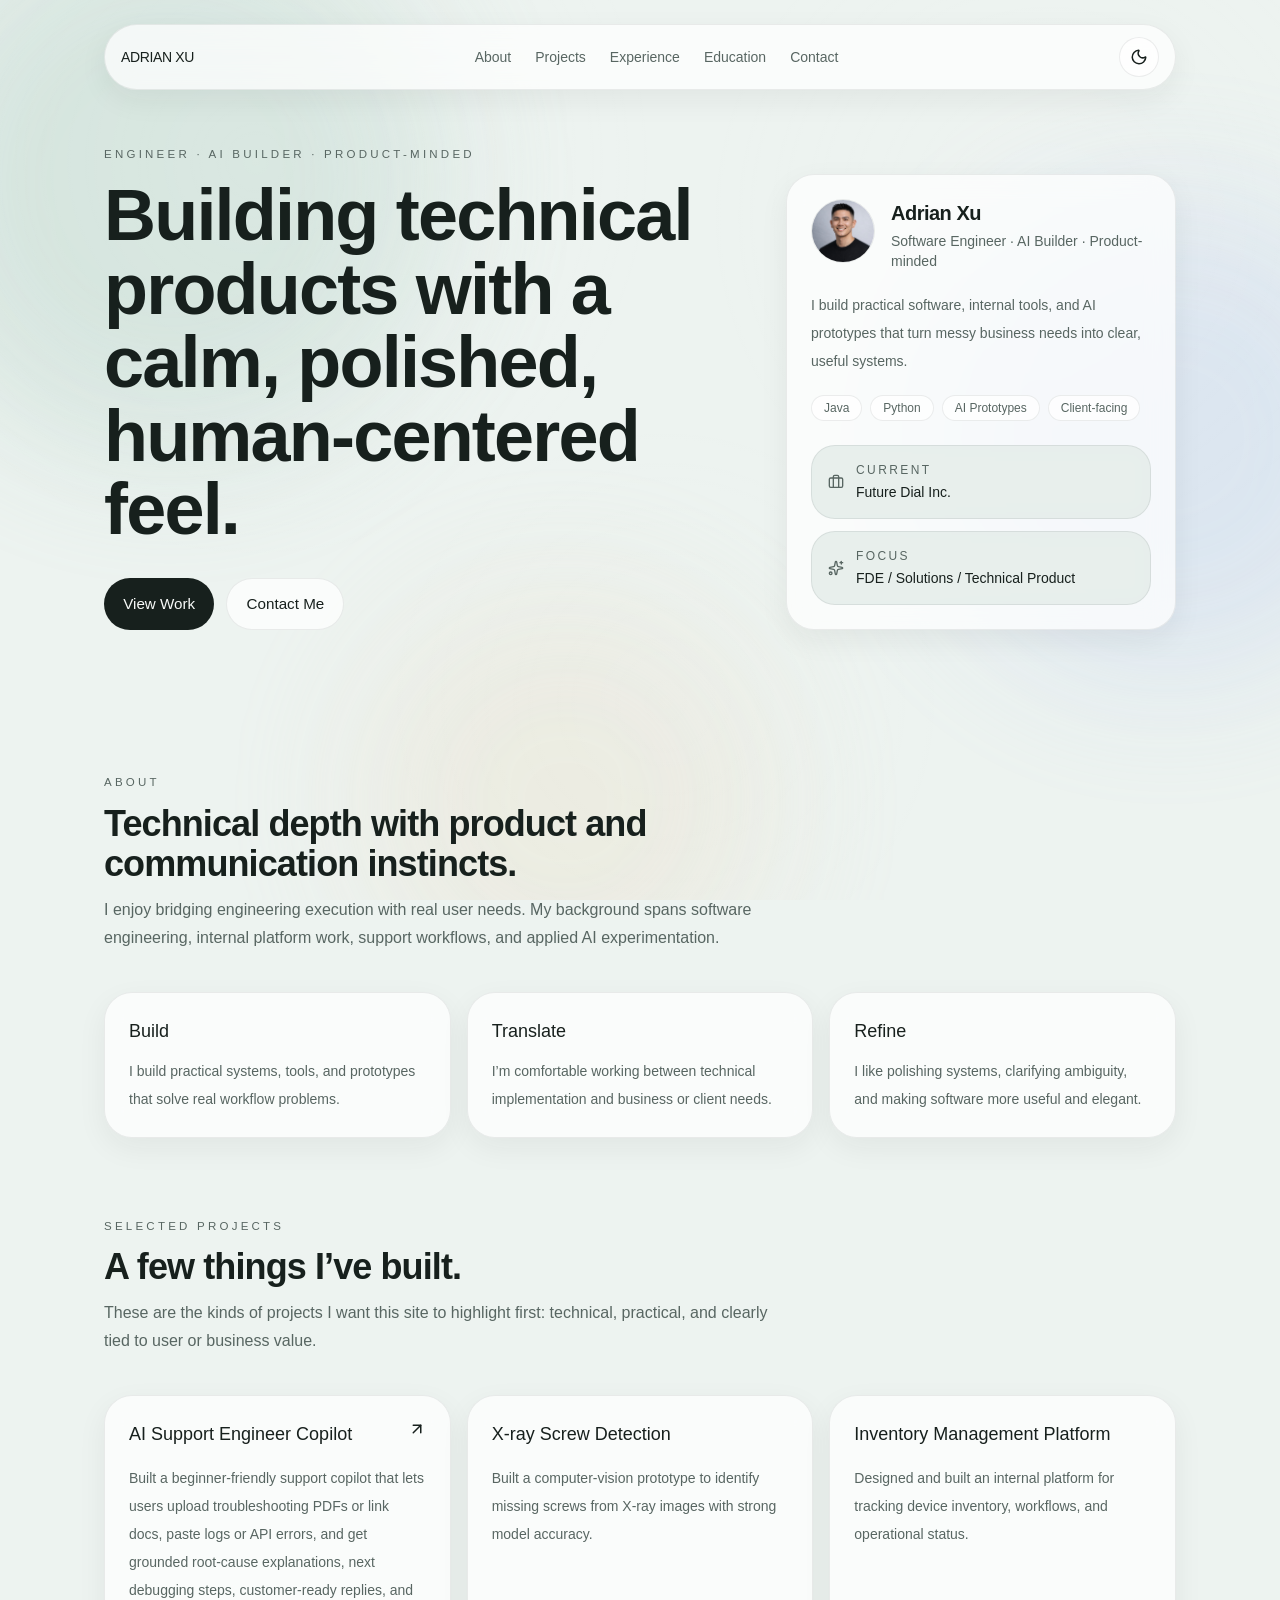
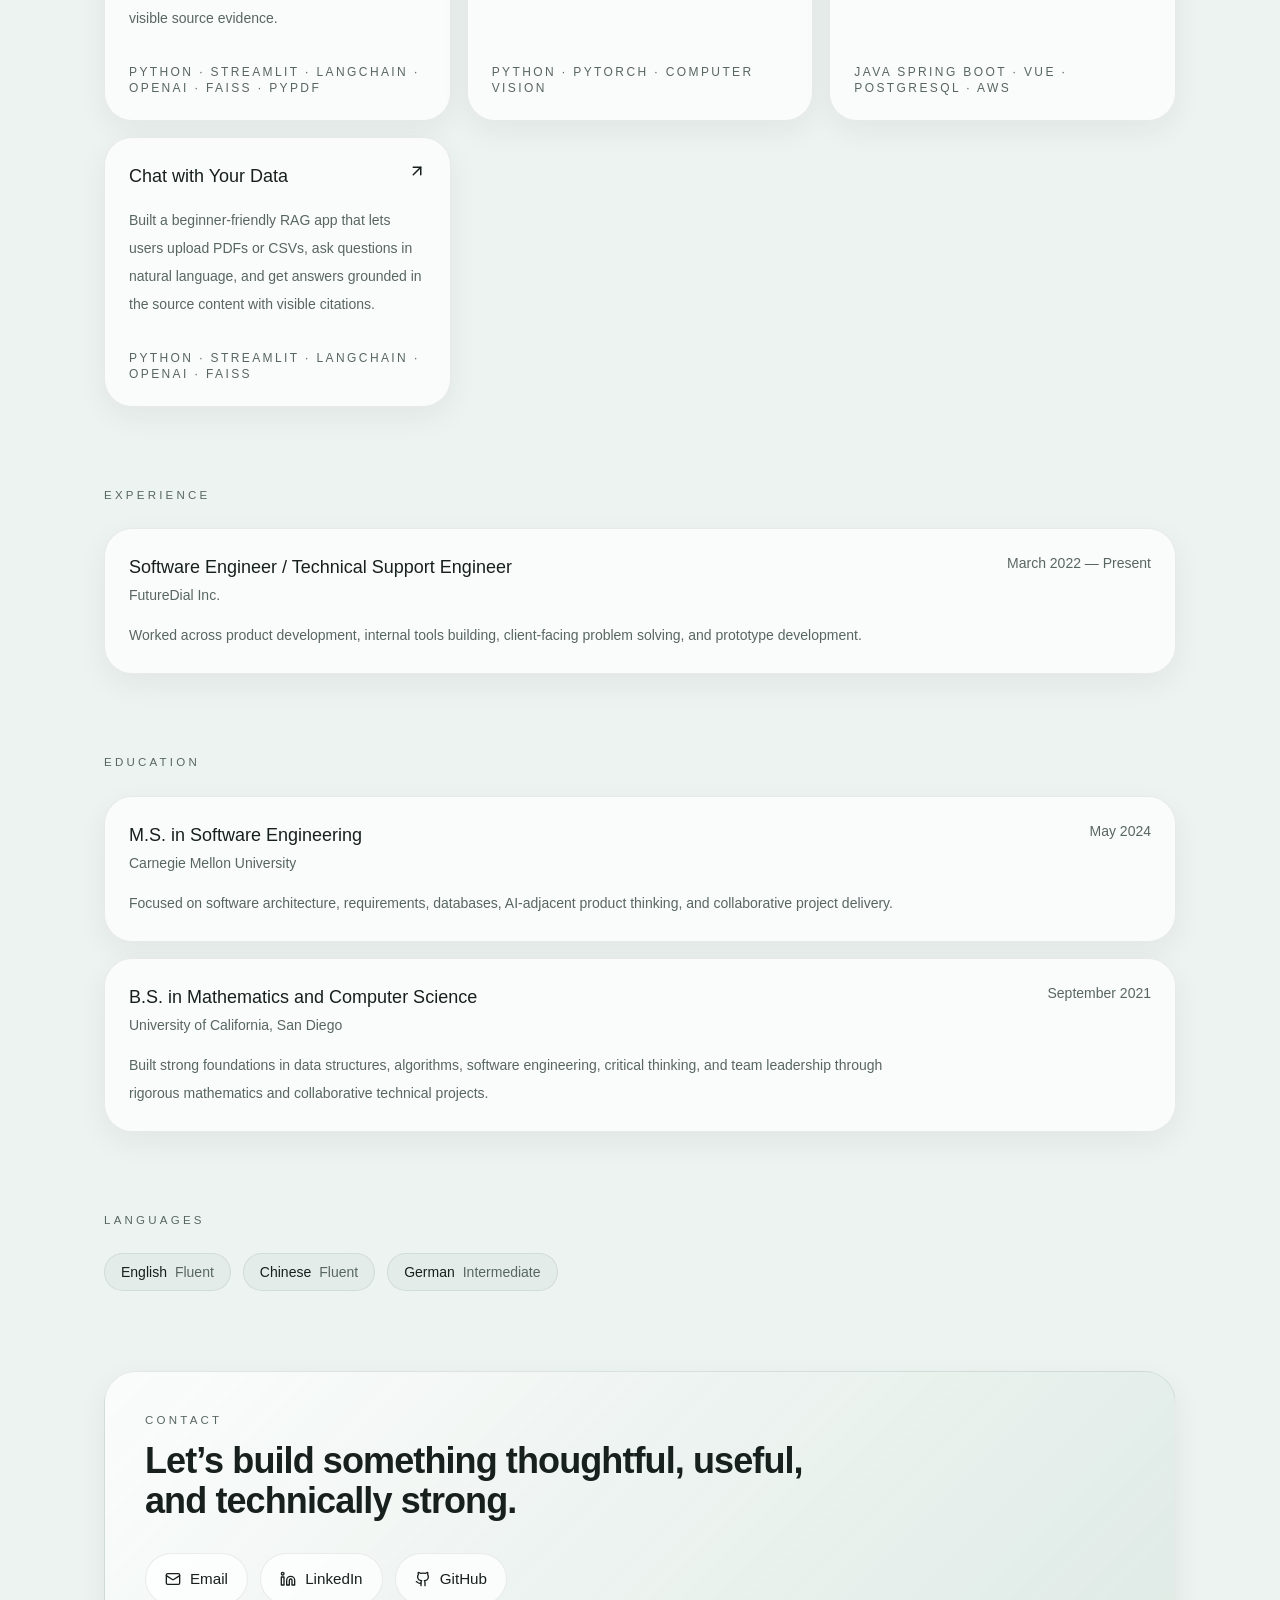
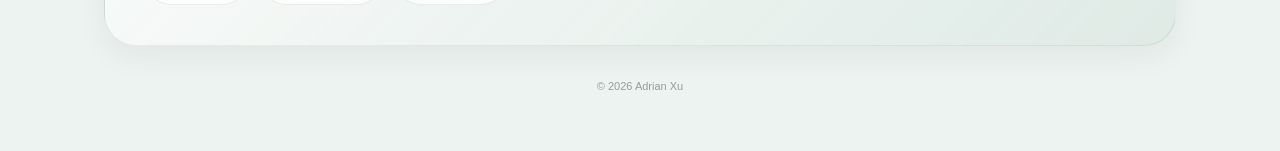
<file: index.html>
<!DOCTYPE html><!--ez9AmGMKH0XrGgcOTlpOF--><html lang="en"><head><meta charSet="utf-8"/><meta name="viewport" content="width=device-width, initial-scale=1"/><link rel="preload" href="/profile.jpg" as="image"/><link rel="stylesheet" href="/_next/static/chunks/d1b5e35b6089a636.css" data-precedence="next"/><link rel="preload" as="script" fetchPriority="low" href="/_next/static/chunks/c78d8f6021f37959.js"/><script src="/_next/static/chunks/413303aaba8c3dac.js" async=""></script><script src="/_next/static/chunks/46c2d98ccca0bd1e.js" async=""></script><script src="/_next/static/chunks/turbopack-321d765ae6ebad5e.js" async=""></script><script src="/_next/static/chunks/9b9134de57f72881.js" async=""></script><script src="/_next/static/chunks/49d9c2bca2339962.js" async=""></script><script src="/_next/static/chunks/98d6e26b14b3f97f.js" async=""></script><link rel="preload" href="https://www.googletagmanager.com/gtag/js?id=G-9DY57DDENJ" as="script"/><title>Adrian Xu</title><meta name="description" content="Personal portfolio website for Adrian Xu"/><link rel="icon" href="/favicon.ico?favicon.0b3bf435.ico" sizes="256x256" type="image/x-icon"/><script src="/_next/static/chunks/a6dad97d9634a72d.js" noModule=""></script></head><body><div hidden=""><!--$--><!--/$--></div><div class="site-background"><div class="bg-orb bg-orb-1"></div><div class="bg-orb bg-orb-2"></div><div class="bg-orb bg-orb-3"></div></div><script>((a,b,c,d,e,f,g,h)=>{let i=document.documentElement,j=["light","dark"];function k(b){var c;(Array.isArray(a)?a:[a]).forEach(a=>{let c="class"===a,d=c&&f?e.map(a=>f[a]||a):e;c?(i.classList.remove(...d),i.classList.add(f&&f[b]?f[b]:b)):i.setAttribute(a,b)}),c=b,h&&j.includes(c)&&(i.style.colorScheme=c)}if(d)k(d);else try{let a=localStorage.getItem(b)||c,d=g&&"system"===a?window.matchMedia("(prefers-color-scheme: dark)").matches?"dark":"light":a;k(d)}catch(a){}})("class","theme","system",null,["light","dark"],null,true,true)</script><main class="min-h-screen text-[var(--foreground)]"><div class="mx-auto max-w-[720px] px-6 pb-10 pt-4 sm:max-w-6xl sm:px-8 sm:pt-6 lg:px-10"><header class="sticky top-3 z-50 mb-6"><div class="glass-panel flex items-center justify-between rounded-full px-4 py-2.5 sm:px-4 sm:py-3"><div class="text-xs font-medium tracking-[0.14em] sm:text-sm sm:tracking-tight">ADRIAN XU</div><nav class="hidden items-center gap-6 text-sm text-[var(--muted-foreground)] md:flex"><a href="#about" class="hover:text-[var(--foreground)] transition">About</a><a href="#projects" class="hover:text-[var(--foreground)] transition">Projects</a><a href="#experience" class="hover:text-[var(--foreground)] transition">Experience</a><a href="#education" class="hover:text-[var(--foreground)] transition">Education</a><a href="#contact" class="hover:text-[var(--foreground)] transition">Contact</a></nav><button class="inline-flex h-10 w-10 items-center justify-center rounded-full border border-[var(--border)] bg-[var(--card)]" aria-label="Toggle theme"></button></div></header><section class="grid gap-6 pb-14 pt-2 sm:gap-8 sm:pb-20 sm:pt-8 lg:grid-cols-[1.25fr_0.75fr] lg:items-end"><div class="space-y-8"><div class="space-y-4"><p class="section-eyebrow">Engineer · AI Builder · Product-minded</p><h1 class="max-w-4xl text-[32px] font-semibold leading-tight tracking-tight sm:text-6xl lg:text-7xl lg:leading-[1.02]">Building technical products with a calm, polished, human-centered feel.</h1></div><div class="flex flex-col gap-3 sm:flex-row sm:flex-wrap"><a href="#projects" class="primary-button">View Work</a><a href="#contact" class="secondary-button">Contact Me</a></div></div><div class="grid gap-4"><div class="card overflow-hidden p-6"><div class="flex items-start gap-4"><div class="h-16 w-16 shrink-0 overflow-hidden rounded-full border border-[var(--border)]"><img src="/profile.jpg" alt="Adrian Xu" class="h-full w-full object-cover"/></div><div class="min-w-0"><p class="text-xl font-semibold tracking-tight">Adrian Xu</p><p class="mt-1 text-sm text-[var(--muted-foreground)]">Software Engineer · AI Builder · Product-minded</p></div></div><p class="mt-5 text-sm leading-7 text-[var(--muted-foreground)]">I build practical software, internal tools, and AI prototypes that turn messy business needs into clear, useful systems.</p><div class="mt-5 flex flex-wrap gap-2"><span class="rounded-full border border-[var(--border)] bg-[var(--card)] px-3 py-1 text-xs text-[var(--muted-foreground)]">Java</span><span class="rounded-full border border-[var(--border)] bg-[var(--card)] px-3 py-1 text-xs text-[var(--muted-foreground)]">Python</span><span class="rounded-full border border-[var(--border)] bg-[var(--card)] px-3 py-1 text-xs text-[var(--muted-foreground)]">AI Prototypes</span><span class="rounded-full border border-[var(--border)] bg-[var(--card)] px-3 py-1 text-xs text-[var(--muted-foreground)]">Client-facing</span></div><div class="mt-6 grid gap-3 sm:grid-cols-2 lg:grid-cols-1"><div class="soft-panel flex items-center gap-3 p-4"><svg xmlns="http://www.w3.org/2000/svg" width="16" height="16" viewBox="0 0 24 24" fill="none" stroke="currentColor" stroke-width="2" stroke-linecap="round" stroke-linejoin="round" class="lucide lucide-briefcase text-[var(--muted-foreground)]" aria-hidden="true"><path d="M16 20V4a2 2 0 0 0-2-2h-4a2 2 0 0 0-2 2v16"></path><rect width="20" height="14" x="2" y="6" rx="2"></rect></svg><div><p class="text-xs uppercase tracking-[0.2em] text-[var(--muted-foreground)]">Current</p><p class="mt-1 text-sm">Future Dial Inc.</p></div></div><div class="soft-panel flex items-center gap-3 p-4"><svg xmlns="http://www.w3.org/2000/svg" width="16" height="16" viewBox="0 0 24 24" fill="none" stroke="currentColor" stroke-width="2" stroke-linecap="round" stroke-linejoin="round" class="lucide lucide-sparkles text-[var(--muted-foreground)]" aria-hidden="true"><path d="M11.017 2.814a1 1 0 0 1 1.966 0l1.051 5.558a2 2 0 0 0 1.594 1.594l5.558 1.051a1 1 0 0 1 0 1.966l-5.558 1.051a2 2 0 0 0-1.594 1.594l-1.051 5.558a1 1 0 0 1-1.966 0l-1.051-5.558a2 2 0 0 0-1.594-1.594l-5.558-1.051a1 1 0 0 1 0-1.966l5.558-1.051a2 2 0 0 0 1.594-1.594z"></path><path d="M20 2v4"></path><path d="M22 4h-4"></path><circle cx="4" cy="20" r="2"></circle></svg><div><p class="text-xs uppercase tracking-[0.2em] text-[var(--muted-foreground)]">Focus</p><p class="mt-1 text-sm">FDE / Solutions / Technical Product</p></div></div></div></div></div></section><section id="about" class="section-block"><div class="max-w-2xl space-y-3"><p class="section-eyebrow">About</p><h2 class="text-3xl font-semibold tracking-tight sm:text-4xl">Technical depth with product and communication instincts.</h2><p class="text-base leading-7 text-[var(--muted-foreground)]">I enjoy bridging engineering execution with real user needs. My background spans software engineering, internal platform work, support workflows, and applied AI experimentation.</p></div><div class="mt-10 grid gap-4 md:grid-cols-3"><div class="card p-6"><h3 class="text-lg font-medium">Build</h3><p class="mt-3 text-sm leading-7 text-[var(--muted-foreground)]">I build practical systems, tools, and prototypes that solve real workflow problems.</p></div><div class="card p-6"><h3 class="text-lg font-medium">Translate</h3><p class="mt-3 text-sm leading-7 text-[var(--muted-foreground)]">I’m comfortable working between technical implementation and business or client needs.</p></div><div class="card p-6"><h3 class="text-lg font-medium">Refine</h3><p class="mt-3 text-sm leading-7 text-[var(--muted-foreground)]">I like polishing systems, clarifying ambiguity, and making software more useful and elegant.</p></div></div></section><section id="projects" class="section-block"><div class="max-w-2xl space-y-3"><p class="section-eyebrow">Selected Projects</p><h2 class="text-3xl font-semibold tracking-tight sm:text-4xl">A few things I’ve built.</h2><p class="text-base leading-7 text-[var(--muted-foreground)]">These are the kinds of projects I want this site to highlight first: technical, practical, and clearly tied to user or business value.</p></div><div class="mt-10 grid gap-4 md:grid-cols-3"><div class="card group flex min-h-[220px] flex-col justify-between p-5 sm:min-h-[260px] sm:p-6"><div><div class="flex items-start justify-between gap-4"><h3 class="text-lg font-medium">AI Support Engineer Copilot</h3><a href="https://ai-support-engineer-copilot-lewn886ddwu8aqhe3p5hcd.streamlit.app/" target="_blank" rel="noopener noreferrer" data-analytics-event="project_click" data-analytics-label="AI Support Engineer Copilot" data-analytics-type="project" class="shrink-0 transition-transform group-hover:-translate-y-0.5 group-hover:translate-x-0.5"><svg xmlns="http://www.w3.org/2000/svg" width="18" height="18" viewBox="0 0 24 24" fill="none" stroke="currentColor" stroke-width="2" stroke-linecap="round" stroke-linejoin="round" class="lucide lucide-arrow-up-right" aria-hidden="true"><path d="M7 7h10v10"></path><path d="M7 17 17 7"></path></svg></a></div><p class="mt-4 text-sm leading-7 text-[var(--muted-foreground)]">Built a beginner-friendly support copilot that lets users upload troubleshooting PDFs or link docs, paste logs or API errors, and get grounded root-cause explanations, next debugging steps, customer-ready replies, and visible source evidence.</p></div><p class="mt-8 text-xs uppercase tracking-[0.2em] text-[var(--muted-foreground)]">Python · Streamlit · LangChain · OpenAI · FAISS · PyPDF</p></div><div class="card group flex min-h-[220px] flex-col justify-between p-5 sm:min-h-[260px] sm:p-6"><div><div class="flex items-start justify-between gap-4"><h3 class="text-lg font-medium">X-ray Screw Detection</h3></div><p class="mt-4 text-sm leading-7 text-[var(--muted-foreground)]">Built a computer-vision prototype to identify missing screws from X-ray images with strong model accuracy.</p></div><p class="mt-8 text-xs uppercase tracking-[0.2em] text-[var(--muted-foreground)]">Python · PyTorch · Computer Vision</p></div><div class="card group flex min-h-[220px] flex-col justify-between p-5 sm:min-h-[260px] sm:p-6"><div><div class="flex items-start justify-between gap-4"><h3 class="text-lg font-medium">Inventory Management Platform</h3></div><p class="mt-4 text-sm leading-7 text-[var(--muted-foreground)]">Designed and built an internal platform for tracking device inventory, workflows, and operational status.</p></div><p class="mt-8 text-xs uppercase tracking-[0.2em] text-[var(--muted-foreground)]">Java Spring Boot · Vue · PostgreSQL · AWS</p></div><div class="card group flex min-h-[220px] flex-col justify-between p-5 sm:min-h-[260px] sm:p-6"><div><div class="flex items-start justify-between gap-4"><h3 class="text-lg font-medium">Chat with Your Data</h3><a href="https://read-your-data-guckkephcvye8spd7udydh.streamlit.app/" target="_blank" rel="noopener noreferrer" data-analytics-event="project_click" data-analytics-label="Chat with Your Data" data-analytics-type="project" class="shrink-0 transition-transform group-hover:-translate-y-0.5 group-hover:translate-x-0.5"><svg xmlns="http://www.w3.org/2000/svg" width="18" height="18" viewBox="0 0 24 24" fill="none" stroke="currentColor" stroke-width="2" stroke-linecap="round" stroke-linejoin="round" class="lucide lucide-arrow-up-right" aria-hidden="true"><path d="M7 7h10v10"></path><path d="M7 17 17 7"></path></svg></a></div><p class="mt-4 text-sm leading-7 text-[var(--muted-foreground)]">Built a beginner-friendly RAG app that lets users upload PDFs or CSVs, ask questions in natural language, and get answers grounded in the source content with visible citations.</p></div><p class="mt-8 text-xs uppercase tracking-[0.2em] text-[var(--muted-foreground)]">Python · Streamlit · LangChain · OpenAI · FAISS</p></div></div></section><section id="experience" class="section-block"><div class="max-w-2xl space-y-3"><p class="section-eyebrow">Experience</p></div><div class="mt-6 space-y-4"><div class="card p-6"><div class="flex flex-col gap-3 md:flex-row md:items-start md:justify-between"><div><h3 class="text-lg font-medium">Software Engineer / Technical Support Engineer</h3><p class="mt-1 text-sm text-[var(--muted-foreground)]">FutureDial Inc.</p></div><p class="text-sm text-[var(--muted-foreground)]">March 2022 — Present</p></div><p class="mt-4 max-w-3xl text-sm leading-7 text-[var(--muted-foreground)]">Worked across product development, internal tools building, client-facing problem solving, and prototype development.</p></div></div></section><section id="education" class="section-block"><div class="max-w-2xl space-y-3"><p class="section-eyebrow">Education</p></div><div class="mt-6 space-y-4"><div class="card p-6"><div class="flex flex-col gap-3 md:flex-row md:items-start md:justify-between"><div><h3 class="text-lg font-medium">M.S. in Software Engineering</h3><p class="mt-1 text-sm text-[var(--muted-foreground)]">Carnegie Mellon University</p></div><p class="text-sm text-[var(--muted-foreground)]">May 2024</p></div><p class="mt-4 max-w-3xl text-sm leading-7 text-[var(--muted-foreground)]">Focused on software architecture, requirements, databases, AI-adjacent product thinking, and collaborative project delivery.</p></div><div class="card p-6"><div class="flex flex-col gap-3 md:flex-row md:items-start md:justify-between"><div><h3 class="text-lg font-medium">B.S. in Mathematics and Computer Science</h3><p class="mt-1 text-sm text-[var(--muted-foreground)]">University of California, San Diego</p></div><p class="text-sm text-[var(--muted-foreground)]">September 2021</p></div><p class="mt-4 max-w-3xl text-sm leading-7 text-[var(--muted-foreground)]">Built strong foundations in data structures, algorithms, software engineering, critical thinking, and team leadership through rigorous mathematics and collaborative technical projects.</p></div></div></section><section id="languages" class="section-block"><div class="max-w-2xl space-y-3"><p class="section-eyebrow">Languages</p><h2 class="text-3xl font-semibold tracking-tight sm:text-4xl"></h2><p class="text-base leading-7 text-[var(--muted-foreground)]"></p></div><div class="mt-6 flex flex-wrap gap-3"><div class="soft-panel flex items-center gap-2 px-4 py-2 text-sm"><span class="font-medium">English</span><span class="text-[var(--muted-foreground)]">Fluent</span></div><div class="soft-panel flex items-center gap-2 px-4 py-2 text-sm"><span class="font-medium">Chinese</span><span class="text-[var(--muted-foreground)]">Fluent</span></div><div class="soft-panel flex items-center gap-2 px-4 py-2 text-sm"><span class="font-medium">German</span><span class="text-[var(--muted-foreground)]">Intermediate</span></div></div></section><section id="contact" class="section-block pb-2"><div class="hero-panel rounded-[2rem] p-6 sm:p-10"><p class="section-eyebrow">Contact</p><h2 class="mt-3 max-w-2xl text-3xl font-semibold tracking-tight sm:text-4xl">Let’s build something thoughtful, useful, and technically strong.</h2><div class="mt-8 flex flex-col gap-3 sm:flex-row sm:flex-wrap"><a href="mailto:adrianxu8990@gmail.com" data-analytics-event="email_click" data-analytics-label="Contact Email" data-analytics-type="contact" class="secondary-button w-full sm:w-auto"><svg xmlns="http://www.w3.org/2000/svg" width="16" height="16" viewBox="0 0 24 24" fill="none" stroke="currentColor" stroke-width="2" stroke-linecap="round" stroke-linejoin="round" class="lucide lucide-mail" aria-hidden="true"><path d="m22 7-8.991 5.727a2 2 0 0 1-2.009 0L2 7"></path><rect x="2" y="4" width="20" height="16" rx="2"></rect></svg><span>Email</span></a><a href="https://www.linkedin.com/in/lanadeldri" target="_blank" rel="noreferrer" data-analytics-event="linkedin_click" data-analytics-label="LinkedIn" data-analytics-type="social" class="secondary-button w-full sm:w-auto"><svg xmlns="http://www.w3.org/2000/svg" width="16" height="16" viewBox="0 0 24 24" fill="none" stroke="currentColor" stroke-width="2" stroke-linecap="round" stroke-linejoin="round" class="lucide lucide-linkedin" aria-hidden="true"><path d="M16 8a6 6 0 0 1 6 6v7h-4v-7a2 2 0 0 0-2-2 2 2 0 0 0-2 2v7h-4v-7a6 6 0 0 1 6-6z"></path><rect width="4" height="12" x="2" y="9"></rect><circle cx="4" cy="4" r="2"></circle></svg><span>LinkedIn</span></a><a href="https://github.com/lanadeldri" target="_blank" rel="noreferrer" data-analytics-event="github_click" data-analytics-label="GitHub" data-analytics-type="social" class="secondary-button w-full sm:w-auto"><svg xmlns="http://www.w3.org/2000/svg" width="16" height="16" viewBox="0 0 24 24" fill="none" stroke="currentColor" stroke-width="2" stroke-linecap="round" stroke-linejoin="round" class="lucide lucide-github" aria-hidden="true"><path d="M15 22v-4a4.8 4.8 0 0 0-1-3.5c3 0 6-2 6-5.5.08-1.25-.27-2.48-1-3.5.28-1.15.28-2.35 0-3.5 0 0-1 0-3 1.5-2.64-.5-5.36-.5-8 0C6 2 5 2 5 2c-.3 1.15-.3 2.35 0 3.5A5.403 5.403 0 0 0 4 9c0 3.5 3 5.5 6 5.5-.39.49-.68 1.05-.85 1.65-.17.6-.22 1.23-.15 1.85v4"></path><path d="M9 18c-4.51 2-5-2-7-2"></path></svg><span>GitHub</span></a></div></div></section><footer class="mt-4 pb-4 text-center text-[11px] text-[var(--muted-foreground)] opacity-60">© 2026 Adrian Xu</footer></div></main><!--$--><!--/$--><script src="/_next/static/chunks/c78d8f6021f37959.js" id="_R_" async=""></script><script>(self.__next_f=self.__next_f||[]).push([0])</script><script>self.__next_f.push([1,"1:\"$Sreact.fragment\"\n2:I[22917,[\"/_next/static/chunks/9b9134de57f72881.js\"],\"\"]\n3:I[9195,[\"/_next/static/chunks/9b9134de57f72881.js\"],\"ThemeProvider\"]\n4:I[85210,[\"/_next/static/chunks/9b9134de57f72881.js\"],\"AnalyticsEvents\"]\n5:I[22887,[\"/_next/static/chunks/49d9c2bca2339962.js\"],\"default\"]\n6:I[97561,[\"/_next/static/chunks/49d9c2bca2339962.js\"],\"default\"]\n7:I[96162,[\"/_next/static/chunks/9b9134de57f72881.js\",\"/_next/static/chunks/98d6e26b14b3f97f.js\"],\"ThemeToggle\"]\n14:I[22292,[],\"default\"]\n:HL[\"/_next/static/chunks/d1b5e35b6089a636.css\",\"style\"]\n"])</script><script>self.__next_f.push([1,"0:{\"P\":null,\"b\":\"ez9AmGMKH0XrGgcOTlpOF\",\"c\":[\"\",\"\"],\"q\":\"\",\"i\":false,\"f\":[[[\"\",{\"children\":[\"__PAGE__\",{}]},\"$undefined\",\"$undefined\",true],[[\"$\",\"$1\",\"c\",{\"children\":[[[\"$\",\"link\",\"0\",{\"rel\":\"stylesheet\",\"href\":\"/_next/static/chunks/d1b5e35b6089a636.css\",\"precedence\":\"next\",\"crossOrigin\":\"$undefined\",\"nonce\":\"$undefined\"}],[\"$\",\"script\",\"script-0\",{\"src\":\"/_next/static/chunks/9b9134de57f72881.js\",\"async\":true,\"nonce\":\"$undefined\"}]],[\"$\",\"html\",null,{\"lang\":\"en\",\"suppressHydrationWarning\":true,\"children\":[\"$\",\"body\",null,{\"children\":[[\"$\",\"$L2\",null,{\"src\":\"https://www.googletagmanager.com/gtag/js?id=G-9DY57DDENJ\",\"strategy\":\"afterInteractive\"}],[\"$\",\"$L2\",null,{\"id\":\"google-analytics\",\"strategy\":\"afterInteractive\",\"children\":\"\\n            window.dataLayer = window.dataLayer || [];\\n            function gtag(){dataLayer.push(arguments);}\\n            window.gtag = gtag;\\n            gtag('js', new Date());\\n            gtag('config', 'G-9DY57DDENJ');\\n          \"}],[\"$\",\"div\",null,{\"className\":\"site-background\",\"children\":[[\"$\",\"div\",null,{\"className\":\"bg-orb bg-orb-1\"}],[\"$\",\"div\",null,{\"className\":\"bg-orb bg-orb-2\"}],[\"$\",\"div\",null,{\"className\":\"bg-orb bg-orb-3\"}]]}],[\"$\",\"$L3\",null,{\"children\":[[\"$\",\"$L4\",null,{}],[\"$\",\"$L5\",null,{\"parallelRouterKey\":\"children\",\"error\":\"$undefined\",\"errorStyles\":\"$undefined\",\"errorScripts\":\"$undefined\",\"template\":[\"$\",\"$L6\",null,{}],\"templateStyles\":\"$undefined\",\"templateScripts\":\"$undefined\",\"notFound\":[[[\"$\",\"title\",null,{\"children\":\"404: This page could not be found.\"}],[\"$\",\"div\",null,{\"style\":{\"fontFamily\":\"system-ui,\\\"Segoe UI\\\",Roboto,Helvetica,Arial,sans-serif,\\\"Apple Color Emoji\\\",\\\"Segoe UI Emoji\\\"\",\"height\":\"100vh\",\"textAlign\":\"center\",\"display\":\"flex\",\"flexDirection\":\"column\",\"alignItems\":\"center\",\"justifyContent\":\"center\"},\"children\":[\"$\",\"div\",null,{\"children\":[[\"$\",\"style\",null,{\"dangerouslySetInnerHTML\":{\"__html\":\"body{color:#000;background:#fff;margin:0}.next-error-h1{border-right:1px solid rgba(0,0,0,.3)}@media (prefers-color-scheme:dark){body{color:#fff;background:#000}.next-error-h1{border-right:1px solid rgba(255,255,255,.3)}}\"}}],[\"$\",\"h1\",null,{\"className\":\"next-error-h1\",\"style\":{\"display\":\"inline-block\",\"margin\":\"0 20px 0 0\",\"padding\":\"0 23px 0 0\",\"fontSize\":24,\"fontWeight\":500,\"verticalAlign\":\"top\",\"lineHeight\":\"49px\"},\"children\":404}],[\"$\",\"div\",null,{\"style\":{\"display\":\"inline-block\"},\"children\":[\"$\",\"h2\",null,{\"style\":{\"fontSize\":14,\"fontWeight\":400,\"lineHeight\":\"49px\",\"margin\":0},\"children\":\"This page could not be found.\"}]}]]}]}]],[]],\"forbidden\":\"$undefined\",\"unauthorized\":\"$undefined\"}]]}]]}]}]]}],{\"children\":[[\"$\",\"$1\",\"c\",{\"children\":[[\"$\",\"main\",null,{\"className\":\"min-h-screen text-[var(--foreground)]\",\"children\":[\"$\",\"div\",null,{\"className\":\"mx-auto max-w-[720px] px-6 pb-10 pt-4 sm:max-w-6xl sm:px-8 sm:pt-6 lg:px-10\",\"children\":[[\"$\",\"header\",null,{\"className\":\"sticky top-3 z-50 mb-6\",\"children\":[\"$\",\"div\",null,{\"className\":\"glass-panel flex items-center justify-between rounded-full px-4 py-2.5 sm:px-4 sm:py-3\",\"children\":[[\"$\",\"div\",null,{\"className\":\"text-xs font-medium tracking-[0.14em] sm:text-sm sm:tracking-tight\",\"children\":\"ADRIAN XU\"}],[\"$\",\"nav\",null,{\"className\":\"hidden items-center gap-6 text-sm text-[var(--muted-foreground)] md:flex\",\"children\":[[\"$\",\"a\",null,{\"href\":\"#about\",\"className\":\"hover:text-[var(--foreground)] transition\",\"children\":\"About\"}],[\"$\",\"a\",null,{\"href\":\"#projects\",\"className\":\"hover:text-[var(--foreground)] transition\",\"children\":\"Projects\"}],[\"$\",\"a\",null,{\"href\":\"#experience\",\"className\":\"hover:text-[var(--foreground)] transition\",\"children\":\"Experience\"}],[\"$\",\"a\",null,{\"href\":\"#education\",\"className\":\"hover:text-[var(--foreground)] transition\",\"children\":\"Education\"}],[\"$\",\"a\",null,{\"href\":\"#contact\",\"className\":\"hover:text-[var(--foreground)] transition\",\"children\":\"Contact\"}]]}],[\"$\",\"$L7\",null,{}]]}]}],[\"$\",\"section\",null,{\"className\":\"grid gap-6 pb-14 pt-2 sm:gap-8 sm:pb-20 sm:pt-8 lg:grid-cols-[1.25fr_0.75fr] lg:items-end\",\"children\":[[\"$\",\"div\",null,{\"className\":\"space-y-8\",\"children\":[[\"$\",\"div\",null,{\"className\":\"space-y-4\",\"children\":[[\"$\",\"p\",null,{\"className\":\"section-eyebrow\",\"children\":\"Engineer · AI Builder · Product-minded\"}],[\"$\",\"h1\",null,{\"className\":\"max-w-4xl text-[32px] font-semibold leading-tight tracking-tight sm:text-6xl lg:text-7xl lg:leading-[1.02]\",\"children\":\"Building technical products with a calm, polished, human-centered feel.\"}]]}],\"$L8\"]}],\"$L9\"]}],\"$La\",\"$Lb\",\"$Lc\",\"$Ld\",\"$Le\",\"$Lf\",\"$L10\"]}]}],[\"$L11\"],\"$L12\"]}],{},null,false,false]},null,false,false],\"$L13\",false]],\"m\":\"$undefined\",\"G\":[\"$14\",[]],\"S\":true}\n"])</script><script>self.__next_f.push([1,"19:I[94336,[\"/_next/static/chunks/49d9c2bca2339962.js\"],\"OutletBoundary\"]\n1a:\"$Sreact.suspense\"\n1c:I[94336,[\"/_next/static/chunks/49d9c2bca2339962.js\"],\"ViewportBoundary\"]\n1e:I[94336,[\"/_next/static/chunks/49d9c2bca2339962.js\"],\"MetadataBoundary\"]\n:HL[\"/profile.jpg\",\"image\"]\n8:[\"$\",\"div\",null,{\"className\":\"flex flex-col gap-3 sm:flex-row sm:flex-wrap\",\"children\":[[\"$\",\"a\",null,{\"href\":\"#projects\",\"className\":\"primary-button\",\"children\":\"View Work\"}],[\"$\",\"a\",null,{\"href\":\"#contact\",\"className\":\"secondary-button\",\"children\":\"Contact Me\"}]]}]\n"])</script><script>self.__next_f.push([1,"9:[\"$\",\"div\",null,{\"className\":\"grid gap-4\",\"children\":[\"$\",\"div\",null,{\"className\":\"card overflow-hidden p-6\",\"children\":[[\"$\",\"div\",null,{\"className\":\"flex items-start gap-4\",\"children\":[[\"$\",\"div\",null,{\"className\":\"h-16 w-16 shrink-0 overflow-hidden rounded-full border border-[var(--border)]\",\"children\":[\"$\",\"img\",null,{\"src\":\"/profile.jpg\",\"alt\":\"Adrian Xu\",\"className\":\"h-full w-full object-cover\"}]}],[\"$\",\"div\",null,{\"className\":\"min-w-0\",\"children\":[[\"$\",\"p\",null,{\"className\":\"text-xl font-semibold tracking-tight\",\"children\":\"Adrian Xu\"}],[\"$\",\"p\",null,{\"className\":\"mt-1 text-sm text-[var(--muted-foreground)]\",\"children\":\"Software Engineer · AI Builder · Product-minded\"}]]}]]}],[\"$\",\"p\",null,{\"className\":\"mt-5 text-sm leading-7 text-[var(--muted-foreground)]\",\"children\":\"I build practical software, internal tools, and AI prototypes that turn messy business needs into clear, useful systems.\"}],[\"$\",\"div\",null,{\"className\":\"mt-5 flex flex-wrap gap-2\",\"children\":[[\"$\",\"span\",null,{\"className\":\"rounded-full border border-[var(--border)] bg-[var(--card)] px-3 py-1 text-xs text-[var(--muted-foreground)]\",\"children\":\"Java\"}],[\"$\",\"span\",null,{\"className\":\"rounded-full border border-[var(--border)] bg-[var(--card)] px-3 py-1 text-xs text-[var(--muted-foreground)]\",\"children\":\"Python\"}],[\"$\",\"span\",null,{\"className\":\"rounded-full border border-[var(--border)] bg-[var(--card)] px-3 py-1 text-xs text-[var(--muted-foreground)]\",\"children\":\"AI Prototypes\"}],[\"$\",\"span\",null,{\"className\":\"rounded-full border border-[var(--border)] bg-[var(--card)] px-3 py-1 text-xs text-[var(--muted-foreground)]\",\"children\":\"Client-facing\"}]]}],[\"$\",\"div\",null,{\"className\":\"mt-6 grid gap-3 sm:grid-cols-2 lg:grid-cols-1\",\"children\":[[\"$\",\"div\",null,{\"className\":\"soft-panel flex items-center gap-3 p-4\",\"children\":[[\"$\",\"svg\",null,{\"ref\":\"$undefined\",\"xmlns\":\"http://www.w3.org/2000/svg\",\"width\":16,\"height\":16,\"viewBox\":\"0 0 24 24\",\"fill\":\"none\",\"stroke\":\"currentColor\",\"strokeWidth\":2,\"strokeLinecap\":\"round\",\"strokeLinejoin\":\"round\",\"className\":\"lucide lucide-briefcase text-[var(--muted-foreground)]\",\"aria-hidden\":\"true\",\"children\":[[\"$\",\"path\",\"jecpp\",{\"d\":\"M16 20V4a2 2 0 0 0-2-2h-4a2 2 0 0 0-2 2v16\"}],[\"$\",\"rect\",\"i6l2r4\",{\"width\":\"20\",\"height\":\"14\",\"x\":\"2\",\"y\":\"6\",\"rx\":\"2\"}],\"$undefined\"]}],[\"$\",\"div\",null,{\"children\":[[\"$\",\"p\",null,{\"className\":\"text-xs uppercase tracking-[0.2em] text-[var(--muted-foreground)]\",\"children\":\"Current\"}],[\"$\",\"p\",null,{\"className\":\"mt-1 text-sm\",\"children\":\"Future Dial Inc.\"}]]}]]}],[\"$\",\"div\",null,{\"className\":\"soft-panel flex items-center gap-3 p-4\",\"children\":[[\"$\",\"svg\",null,{\"ref\":\"$undefined\",\"xmlns\":\"http://www.w3.org/2000/svg\",\"width\":16,\"height\":16,\"viewBox\":\"0 0 24 24\",\"fill\":\"none\",\"stroke\":\"currentColor\",\"strokeWidth\":2,\"strokeLinecap\":\"round\",\"strokeLinejoin\":\"round\",\"className\":\"lucide lucide-sparkles text-[var(--muted-foreground)]\",\"aria-hidden\":\"true\",\"children\":[[\"$\",\"path\",\"1s2grr\",{\"d\":\"M11.017 2.814a1 1 0 0 1 1.966 0l1.051 5.558a2 2 0 0 0 1.594 1.594l5.558 1.051a1 1 0 0 1 0 1.966l-5.558 1.051a2 2 0 0 0-1.594 1.594l-1.051 5.558a1 1 0 0 1-1.966 0l-1.051-5.558a2 2 0 0 0-1.594-1.594l-5.558-1.051a1 1 0 0 1 0-1.966l5.558-1.051a2 2 0 0 0 1.594-1.594z\"}],[\"$\",\"path\",\"1rf3ol\",{\"d\":\"M20 2v4\"}],[\"$\",\"path\",\"gwowj6\",{\"d\":\"M22 4h-4\"}],[\"$\",\"circle\",\"6kqj1y\",{\"cx\":\"4\",\"cy\":\"20\",\"r\":\"2\"}],\"$undefined\"]}],[\"$\",\"div\",null,{\"children\":[[\"$\",\"p\",null,{\"className\":\"text-xs uppercase tracking-[0.2em] text-[var(--muted-foreground)]\",\"children\":\"Focus\"}],[\"$\",\"p\",null,{\"className\":\"mt-1 text-sm\",\"children\":\"FDE / Solutions / Technical Product\"}]]}]]}]]}]]}]}]\n"])</script><script>self.__next_f.push([1,"a:[\"$\",\"section\",null,{\"id\":\"about\",\"className\":\"section-block\",\"children\":[[\"$\",\"div\",null,{\"className\":\"max-w-2xl space-y-3\",\"children\":[[\"$\",\"p\",null,{\"className\":\"section-eyebrow\",\"children\":\"About\"}],[\"$\",\"h2\",null,{\"className\":\"text-3xl font-semibold tracking-tight sm:text-4xl\",\"children\":\"Technical depth with product and communication instincts.\"}],[\"$\",\"p\",null,{\"className\":\"text-base leading-7 text-[var(--muted-foreground)]\",\"children\":\"I enjoy bridging engineering execution with real user needs. My background spans software engineering, internal platform work, support workflows, and applied AI experimentation.\"}]]}],[\"$\",\"div\",null,{\"className\":\"mt-10 grid gap-4 md:grid-cols-3\",\"children\":[[\"$\",\"div\",null,{\"className\":\"card p-6\",\"children\":[[\"$\",\"h3\",null,{\"className\":\"text-lg font-medium\",\"children\":\"Build\"}],[\"$\",\"p\",null,{\"className\":\"mt-3 text-sm leading-7 text-[var(--muted-foreground)]\",\"children\":\"I build practical systems, tools, and prototypes that solve real workflow problems.\"}]]}],[\"$\",\"div\",null,{\"className\":\"card p-6\",\"children\":[[\"$\",\"h3\",null,{\"className\":\"text-lg font-medium\",\"children\":\"Translate\"}],[\"$\",\"p\",null,{\"className\":\"mt-3 text-sm leading-7 text-[var(--muted-foreground)]\",\"children\":\"I’m comfortable working between technical implementation and business or client needs.\"}]]}],[\"$\",\"div\",null,{\"className\":\"card p-6\",\"children\":[[\"$\",\"h3\",null,{\"className\":\"text-lg font-medium\",\"children\":\"Refine\"}],[\"$\",\"p\",null,{\"className\":\"mt-3 text-sm leading-7 text-[var(--muted-foreground)]\",\"children\":\"I like polishing systems, clarifying ambiguity, and making software more useful and elegant.\"}]]}]]}]]}]\n"])</script><script>self.__next_f.push([1,"b:[\"$\",\"section\",null,{\"id\":\"projects\",\"className\":\"section-block\",\"children\":[[\"$\",\"div\",null,{\"className\":\"max-w-2xl space-y-3\",\"children\":[[\"$\",\"p\",null,{\"className\":\"section-eyebrow\",\"children\":\"Selected Projects\"}],[\"$\",\"h2\",null,{\"className\":\"text-3xl font-semibold tracking-tight sm:text-4xl\",\"children\":\"A few things I’ve built.\"}],[\"$\",\"p\",null,{\"className\":\"text-base leading-7 text-[var(--muted-foreground)]\",\"children\":\"These are the kinds of projects I want this site to highlight first: technical, practical, and clearly tied to user or business value.\"}]]}],[\"$\",\"div\",null,{\"className\":\"mt-10 grid gap-4 md:grid-cols-3\",\"children\":[[\"$\",\"div\",\"AI Support Engineer Copilot\",{\"className\":\"card group flex min-h-[220px] flex-col justify-between p-5 sm:min-h-[260px] sm:p-6\",\"children\":[[\"$\",\"div\",null,{\"children\":[[\"$\",\"div\",null,{\"className\":\"flex items-start justify-between gap-4\",\"children\":[[\"$\",\"h3\",null,{\"className\":\"text-lg font-medium\",\"children\":\"AI Support Engineer Copilot\"}],[\"$\",\"a\",null,{\"href\":\"https://ai-support-engineer-copilot-lewn886ddwu8aqhe3p5hcd.streamlit.app/\",\"target\":\"_blank\",\"rel\":\"noopener noreferrer\",\"data-analytics-event\":\"project_click\",\"data-analytics-label\":\"AI Support Engineer Copilot\",\"data-analytics-type\":\"project\",\"className\":\"shrink-0 transition-transform group-hover:-translate-y-0.5 group-hover:translate-x-0.5\",\"children\":[\"$\",\"svg\",null,{\"ref\":\"$undefined\",\"xmlns\":\"http://www.w3.org/2000/svg\",\"width\":18,\"height\":18,\"viewBox\":\"0 0 24 24\",\"fill\":\"none\",\"stroke\":\"currentColor\",\"strokeWidth\":2,\"strokeLinecap\":\"round\",\"strokeLinejoin\":\"round\",\"className\":\"lucide lucide-arrow-up-right\",\"aria-hidden\":\"true\",\"children\":[[\"$\",\"path\",\"1tivn9\",{\"d\":\"M7 7h10v10\"}],[\"$\",\"path\",\"1vkiza\",{\"d\":\"M7 17 17 7\"}],\"$undefined\"]}]}]]}],[\"$\",\"p\",null,{\"className\":\"mt-4 text-sm leading-7 text-[var(--muted-foreground)]\",\"children\":\"Built a beginner-friendly support copilot that lets users upload troubleshooting PDFs or link docs, paste logs or API errors, and get grounded root-cause explanations, next debugging steps, customer-ready replies, and visible source evidence.\"}]]}],[\"$\",\"p\",null,{\"className\":\"mt-8 text-xs uppercase tracking-[0.2em] text-[var(--muted-foreground)]\",\"children\":\"Python · Streamlit · LangChain · OpenAI · FAISS · PyPDF\"}]]}],[\"$\",\"div\",\"X-ray Screw Detection\",{\"className\":\"card group flex min-h-[220px] flex-col justify-between p-5 sm:min-h-[260px] sm:p-6\",\"children\":[[\"$\",\"div\",null,{\"children\":[[\"$\",\"div\",null,{\"className\":\"flex items-start justify-between gap-4\",\"children\":[[\"$\",\"h3\",null,{\"className\":\"text-lg font-medium\",\"children\":\"X-ray Screw Detection\"}],false]}],[\"$\",\"p\",null,{\"className\":\"mt-4 text-sm leading-7 text-[var(--muted-foreground)]\",\"children\":\"Built a computer-vision prototype to identify missing screws from X-ray images with strong model accuracy.\"}]]}],[\"$\",\"p\",null,{\"className\":\"mt-8 text-xs uppercase tracking-[0.2em] text-[var(--muted-foreground)]\",\"children\":\"Python · PyTorch · Computer Vision\"}]]}],[\"$\",\"div\",\"Inventory Management Platform\",{\"className\":\"card group flex min-h-[220px] flex-col justify-between p-5 sm:min-h-[260px] sm:p-6\",\"children\":[[\"$\",\"div\",null,{\"children\":[[\"$\",\"div\",null,{\"className\":\"flex items-start justify-between gap-4\",\"children\":[[\"$\",\"h3\",null,{\"className\":\"text-lg font-medium\",\"children\":\"Inventory Management Platform\"}],false]}],[\"$\",\"p\",null,{\"className\":\"mt-4 text-sm leading-7 text-[var(--muted-foreground)]\",\"children\":\"Designed and built an internal platform for tracking device inventory, workflows, and operational status.\"}]]}],[\"$\",\"p\",null,{\"className\":\"mt-8 text-xs uppercase tracking-[0.2em] text-[var(--muted-foreground)]\",\"children\":\"Java Spring Boot · Vue · PostgreSQL · AWS\"}]]}],[\"$\",\"div\",\"Chat with Your Data\",{\"className\":\"card group flex min-h-[220px] flex-col justify-between p-5 sm:min-h-[260px] sm:p-6\",\"children\":[[\"$\",\"div\",null,{\"children\":[[\"$\",\"div\",null,{\"className\":\"flex items-start justify-between gap-4\",\"children\":[\"$L15\",\"$L16\"]}],\"$L17\"]}],\"$L18\"]}]]}]]}]\n"])</script><script>self.__next_f.push([1,"c:[\"$\",\"section\",null,{\"id\":\"experience\",\"className\":\"section-block\",\"children\":[[\"$\",\"div\",null,{\"className\":\"max-w-2xl space-y-3\",\"children\":[\"$\",\"p\",null,{\"className\":\"section-eyebrow\",\"children\":\"Experience\"}]}],[\"$\",\"div\",null,{\"className\":\"mt-6 space-y-4\",\"children\":[[\"$\",\"div\",\"Software Engineer / Technical Support Engineer-FutureDial Inc.\",{\"className\":\"card p-6\",\"children\":[[\"$\",\"div\",null,{\"className\":\"flex flex-col gap-3 md:flex-row md:items-start md:justify-between\",\"children\":[[\"$\",\"div\",null,{\"children\":[[\"$\",\"h3\",null,{\"className\":\"text-lg font-medium\",\"children\":\"Software Engineer / Technical Support Engineer\"}],[\"$\",\"p\",null,{\"className\":\"mt-1 text-sm text-[var(--muted-foreground)]\",\"children\":\"FutureDial Inc.\"}]]}],[\"$\",\"p\",null,{\"className\":\"text-sm text-[var(--muted-foreground)]\",\"children\":\"March 2022 — Present\"}]]}],[\"$\",\"p\",null,{\"className\":\"mt-4 max-w-3xl text-sm leading-7 text-[var(--muted-foreground)]\",\"children\":\"Worked across product development, internal tools building, client-facing problem solving, and prototype development.\"}]]}]]}]]}]\n"])</script><script>self.__next_f.push([1,"d:[\"$\",\"section\",null,{\"id\":\"education\",\"className\":\"section-block\",\"children\":[[\"$\",\"div\",null,{\"className\":\"max-w-2xl space-y-3\",\"children\":[\"$\",\"p\",null,{\"className\":\"section-eyebrow\",\"children\":\"Education\"}]}],[\"$\",\"div\",null,{\"className\":\"mt-6 space-y-4\",\"children\":[[\"$\",\"div\",\"M.S. in Software Engineering-Carnegie Mellon University\",{\"className\":\"card p-6\",\"children\":[[\"$\",\"div\",null,{\"className\":\"flex flex-col gap-3 md:flex-row md:items-start md:justify-between\",\"children\":[[\"$\",\"div\",null,{\"children\":[[\"$\",\"h3\",null,{\"className\":\"text-lg font-medium\",\"children\":\"M.S. in Software Engineering\"}],[\"$\",\"p\",null,{\"className\":\"mt-1 text-sm text-[var(--muted-foreground)]\",\"children\":\"Carnegie Mellon University\"}]]}],[\"$\",\"p\",null,{\"className\":\"text-sm text-[var(--muted-foreground)]\",\"children\":\"May 2024\"}]]}],[\"$\",\"p\",null,{\"className\":\"mt-4 max-w-3xl text-sm leading-7 text-[var(--muted-foreground)]\",\"children\":\"Focused on software architecture, requirements, databases, AI-adjacent product thinking, and collaborative project delivery.\"}]]}],[\"$\",\"div\",\"B.S. in Mathematics and Computer Science-University of California, San Diego\",{\"className\":\"card p-6\",\"children\":[[\"$\",\"div\",null,{\"className\":\"flex flex-col gap-3 md:flex-row md:items-start md:justify-between\",\"children\":[[\"$\",\"div\",null,{\"children\":[[\"$\",\"h3\",null,{\"className\":\"text-lg font-medium\",\"children\":\"B.S. in Mathematics and Computer Science\"}],[\"$\",\"p\",null,{\"className\":\"mt-1 text-sm text-[var(--muted-foreground)]\",\"children\":\"University of California, San Diego\"}]]}],[\"$\",\"p\",null,{\"className\":\"text-sm text-[var(--muted-foreground)]\",\"children\":\"September 2021\"}]]}],[\"$\",\"p\",null,{\"className\":\"mt-4 max-w-3xl text-sm leading-7 text-[var(--muted-foreground)]\",\"children\":\"Built strong foundations in data structures, algorithms, software engineering, critical thinking, and team leadership through rigorous mathematics and collaborative technical projects.\"}]]}]]}]]}]\n"])</script><script>self.__next_f.push([1,"e:[\"$\",\"section\",null,{\"id\":\"languages\",\"className\":\"section-block\",\"children\":[[\"$\",\"div\",null,{\"className\":\"max-w-2xl space-y-3\",\"children\":[[\"$\",\"p\",null,{\"className\":\"section-eyebrow\",\"children\":\"Languages\"}],[\"$\",\"h2\",null,{\"className\":\"text-3xl font-semibold tracking-tight sm:text-4xl\",\"children\":\"\"}],[\"$\",\"p\",null,{\"className\":\"text-base leading-7 text-[var(--muted-foreground)]\",\"children\":\"\"}]]}],[\"$\",\"div\",null,{\"className\":\"mt-6 flex flex-wrap gap-3\",\"children\":[[\"$\",\"div\",\"English\",{\"className\":\"soft-panel flex items-center gap-2 px-4 py-2 text-sm\",\"children\":[[\"$\",\"span\",null,{\"className\":\"font-medium\",\"children\":\"English\"}],[\"$\",\"span\",null,{\"className\":\"text-[var(--muted-foreground)]\",\"children\":\"Fluent\"}]]}],[\"$\",\"div\",\"Chinese\",{\"className\":\"soft-panel flex items-center gap-2 px-4 py-2 text-sm\",\"children\":[[\"$\",\"span\",null,{\"className\":\"font-medium\",\"children\":\"Chinese\"}],[\"$\",\"span\",null,{\"className\":\"text-[var(--muted-foreground)]\",\"children\":\"Fluent\"}]]}],[\"$\",\"div\",\"German\",{\"className\":\"soft-panel flex items-center gap-2 px-4 py-2 text-sm\",\"children\":[[\"$\",\"span\",null,{\"className\":\"font-medium\",\"children\":\"German\"}],[\"$\",\"span\",null,{\"className\":\"text-[var(--muted-foreground)]\",\"children\":\"Intermediate\"}]]}]]}]]}]\n"])</script><script>self.__next_f.push([1,"f:[\"$\",\"section\",null,{\"id\":\"contact\",\"className\":\"section-block pb-2\",\"children\":[\"$\",\"div\",null,{\"className\":\"hero-panel rounded-[2rem] p-6 sm:p-10\",\"children\":[[\"$\",\"p\",null,{\"className\":\"section-eyebrow\",\"children\":\"Contact\"}],[\"$\",\"h2\",null,{\"className\":\"mt-3 max-w-2xl text-3xl font-semibold tracking-tight sm:text-4xl\",\"children\":\"Let’s build something thoughtful, useful, and technically strong.\"}],[\"$\",\"div\",null,{\"className\":\"mt-8 flex flex-col gap-3 sm:flex-row sm:flex-wrap\",\"children\":[[\"$\",\"a\",null,{\"href\":\"mailto:adrianxu8990@gmail.com\",\"data-analytics-event\":\"email_click\",\"data-analytics-label\":\"Contact Email\",\"data-analytics-type\":\"contact\",\"className\":\"secondary-button w-full sm:w-auto\",\"children\":[[\"$\",\"svg\",null,{\"ref\":\"$undefined\",\"xmlns\":\"http://www.w3.org/2000/svg\",\"width\":16,\"height\":16,\"viewBox\":\"0 0 24 24\",\"fill\":\"none\",\"stroke\":\"currentColor\",\"strokeWidth\":2,\"strokeLinecap\":\"round\",\"strokeLinejoin\":\"round\",\"className\":\"lucide lucide-mail\",\"aria-hidden\":\"true\",\"children\":[[\"$\",\"path\",\"132q7q\",{\"d\":\"m22 7-8.991 5.727a2 2 0 0 1-2.009 0L2 7\"}],[\"$\",\"rect\",\"izxlao\",{\"x\":\"2\",\"y\":\"4\",\"width\":\"20\",\"height\":\"16\",\"rx\":\"2\"}],\"$undefined\"]}],[\"$\",\"span\",null,{\"children\":\"Email\"}]]}],[\"$\",\"a\",null,{\"href\":\"https://www.linkedin.com/in/lanadeldri\",\"target\":\"_blank\",\"rel\":\"noreferrer\",\"data-analytics-event\":\"linkedin_click\",\"data-analytics-label\":\"LinkedIn\",\"data-analytics-type\":\"social\",\"className\":\"secondary-button w-full sm:w-auto\",\"children\":[[\"$\",\"svg\",null,{\"ref\":\"$undefined\",\"xmlns\":\"http://www.w3.org/2000/svg\",\"width\":16,\"height\":16,\"viewBox\":\"0 0 24 24\",\"fill\":\"none\",\"stroke\":\"currentColor\",\"strokeWidth\":2,\"strokeLinecap\":\"round\",\"strokeLinejoin\":\"round\",\"className\":\"lucide lucide-linkedin\",\"aria-hidden\":\"true\",\"children\":[[\"$\",\"path\",\"c2jq9f\",{\"d\":\"M16 8a6 6 0 0 1 6 6v7h-4v-7a2 2 0 0 0-2-2 2 2 0 0 0-2 2v7h-4v-7a6 6 0 0 1 6-6z\"}],[\"$\",\"rect\",\"mk3on5\",{\"width\":\"4\",\"height\":\"12\",\"x\":\"2\",\"y\":\"9\"}],[\"$\",\"circle\",\"bt5ra8\",{\"cx\":\"4\",\"cy\":\"4\",\"r\":\"2\"}],\"$undefined\"]}],[\"$\",\"span\",null,{\"children\":\"LinkedIn\"}]]}],[\"$\",\"a\",null,{\"href\":\"https://github.com/lanadeldri\",\"target\":\"_blank\",\"rel\":\"noreferrer\",\"data-analytics-event\":\"github_click\",\"data-analytics-label\":\"GitHub\",\"data-analytics-type\":\"social\",\"className\":\"secondary-button w-full sm:w-auto\",\"children\":[[\"$\",\"svg\",null,{\"ref\":\"$undefined\",\"xmlns\":\"http://www.w3.org/2000/svg\",\"width\":16,\"height\":16,\"viewBox\":\"0 0 24 24\",\"fill\":\"none\",\"stroke\":\"currentColor\",\"strokeWidth\":2,\"strokeLinecap\":\"round\",\"strokeLinejoin\":\"round\",\"className\":\"lucide lucide-github\",\"aria-hidden\":\"true\",\"children\":[[\"$\",\"path\",\"tonef\",{\"d\":\"M15 22v-4a4.8 4.8 0 0 0-1-3.5c3 0 6-2 6-5.5.08-1.25-.27-2.48-1-3.5.28-1.15.28-2.35 0-3.5 0 0-1 0-3 1.5-2.64-.5-5.36-.5-8 0C6 2 5 2 5 2c-.3 1.15-.3 2.35 0 3.5A5.403 5.403 0 0 0 4 9c0 3.5 3 5.5 6 5.5-.39.49-.68 1.05-.85 1.65-.17.6-.22 1.23-.15 1.85v4\"}],[\"$\",\"path\",\"9comsn\",{\"d\":\"M9 18c-4.51 2-5-2-7-2\"}],\"$undefined\"]}],[\"$\",\"span\",null,{\"children\":\"GitHub\"}]]}]]}]]}]}]\n"])</script><script>self.__next_f.push([1,"10:[\"$\",\"footer\",null,{\"className\":\"mt-4 pb-4 text-center text-[11px] text-[var(--muted-foreground)] opacity-60\",\"children\":\"© 2026 Adrian Xu\"}]\n11:[\"$\",\"script\",\"script-0\",{\"src\":\"/_next/static/chunks/98d6e26b14b3f97f.js\",\"async\":true,\"nonce\":\"$undefined\"}]\n12:[\"$\",\"$L19\",null,{\"children\":[\"$\",\"$1a\",null,{\"name\":\"Next.MetadataOutlet\",\"children\":\"$@1b\"}]}]\n13:[\"$\",\"$1\",\"h\",{\"children\":[null,[\"$\",\"$L1c\",null,{\"children\":\"$L1d\"}],[\"$\",\"div\",null,{\"hidden\":true,\"children\":[\"$\",\"$L1e\",null,{\"children\":[\"$\",\"$1a\",null,{\"name\":\"Next.Metadata\",\"children\":\"$L1f\"}]}]}],null]}]\n"])</script><script>self.__next_f.push([1,"15:[\"$\",\"h3\",null,{\"className\":\"text-lg font-medium\",\"children\":\"Chat with Your Data\"}]\n16:[\"$\",\"a\",null,{\"href\":\"https://read-your-data-guckkephcvye8spd7udydh.streamlit.app/\",\"target\":\"_blank\",\"rel\":\"noopener noreferrer\",\"data-analytics-event\":\"project_click\",\"data-analytics-label\":\"Chat with Your Data\",\"data-analytics-type\":\"project\",\"className\":\"shrink-0 transition-transform group-hover:-translate-y-0.5 group-hover:translate-x-0.5\",\"children\":[\"$\",\"svg\",null,{\"ref\":\"$undefined\",\"xmlns\":\"http://www.w3.org/2000/svg\",\"width\":18,\"height\":18,\"viewBox\":\"0 0 24 24\",\"fill\":\"none\",\"stroke\":\"currentColor\",\"strokeWidth\":2,\"strokeLinecap\":\"round\",\"strokeLinejoin\":\"round\",\"className\":\"lucide lucide-arrow-up-right\",\"aria-hidden\":\"true\",\"children\":[[\"$\",\"path\",\"1tivn9\",{\"d\":\"M7 7h10v10\"}],[\"$\",\"path\",\"1vkiza\",{\"d\":\"M7 17 17 7\"}],\"$undefined\"]}]}]\n17:[\"$\",\"p\",null,{\"className\":\"mt-4 text-sm leading-7 text-[var(--muted-foreground)]\",\"children\":\"Built a beginner-friendly RAG app that lets users upload PDFs or CSVs, ask questions in natural language, and get answers grounded in the source content with visible citations.\"}]\n18:[\"$\",\"p\",null,{\"className\":\"mt-8 text-xs uppercase tracking-[0.2em] text-[var(--muted-foreground)]\",\"children\":\"Python · Streamlit · LangChain · OpenAI · FAISS\"}]\n"])</script><script>self.__next_f.push([1,"1d:[[\"$\",\"meta\",\"0\",{\"charSet\":\"utf-8\"}],[\"$\",\"meta\",\"1\",{\"name\":\"viewport\",\"content\":\"width=device-width, initial-scale=1\"}]]\n"])</script><script>self.__next_f.push([1,"20:I[69542,[\"/_next/static/chunks/49d9c2bca2339962.js\"],\"IconMark\"]\n1b:null\n1f:[[\"$\",\"title\",\"0\",{\"children\":\"Adrian Xu\"}],[\"$\",\"meta\",\"1\",{\"name\":\"description\",\"content\":\"Personal portfolio website for Adrian Xu\"}],[\"$\",\"link\",\"2\",{\"rel\":\"icon\",\"href\":\"/favicon.ico?favicon.0b3bf435.ico\",\"sizes\":\"256x256\",\"type\":\"image/x-icon\"}],[\"$\",\"$L20\",\"3\",{}]]\n"])</script></body></html>
</file>
<file: _next/static/chunks/d1b5e35b6089a636.css>
@layer properties{@supports (((-webkit-hyphens:none)) and (not (margin-trim:inline))) or ((-moz-orient:inline) and (not (color:rgb(from red r g b)))){*,:before,:after,::backdrop{--tw-space-y-reverse:0;--tw-border-style:solid;--tw-leading:initial;--tw-font-weight:initial;--tw-tracking:initial;--tw-translate-x:0;--tw-translate-y:0;--tw-translate-z:0}}}@layer theme{:root,:host{--font-sans:ui-sans-serif,system-ui,sans-serif,"Apple Color Emoji","Segoe UI Emoji","Segoe UI Symbol","Noto Color Emoji";--font-mono:ui-monospace,SFMono-Regular,Menlo,Monaco,Consolas,"Liberation Mono","Courier New",monospace;--spacing:.25rem;--container-2xl:42rem;--container-3xl:48rem;--container-4xl:56rem;--container-6xl:72rem;--text-xs:.75rem;--text-xs--line-height:calc(1/.75);--text-sm:.875rem;--text-sm--line-height:calc(1.25/.875);--text-base:1rem;--text-base--line-height:calc(1.5/1);--text-lg:1.125rem;--text-lg--line-height:calc(1.75/1.125);--text-xl:1.25rem;--text-xl--line-height:calc(1.75/1.25);--text-3xl:1.875rem;--text-3xl--line-height:calc(2.25/1.875);--text-4xl:2.25rem;--text-4xl--line-height:calc(2.5/2.25);--text-6xl:3.75rem;--text-6xl--line-height:1;--text-7xl:4.5rem;--text-7xl--line-height:1;--font-weight-medium:500;--font-weight-semibold:600;--tracking-tight:-.025em;--leading-tight:1.25;--default-transition-duration:.15s;--default-transition-timing-function:cubic-bezier(.4,0,.2,1);--default-font-family:var(--font-sans);--default-mono-font-family:var(--font-mono)}}@layer base{*,:after,:before,::backdrop{box-sizing:border-box;border:0 solid;margin:0;padding:0}::file-selector-button{box-sizing:border-box;border:0 solid;margin:0;padding:0}html,:host{-webkit-text-size-adjust:100%;tab-size:4;line-height:1.5;font-family:var(--default-font-family,ui-sans-serif,system-ui,sans-serif,"Apple Color Emoji","Segoe UI Emoji","Segoe UI Symbol","Noto Color Emoji");font-feature-settings:var(--default-font-feature-settings,normal);font-variation-settings:var(--default-font-variation-settings,normal);-webkit-tap-highlight-color:transparent}hr{height:0;color:inherit;border-top-width:1px}abbr:where([title]){-webkit-text-decoration:underline dotted;text-decoration:underline dotted}h1,h2,h3,h4,h5,h6{font-size:inherit;font-weight:inherit}a{color:inherit;-webkit-text-decoration:inherit;-webkit-text-decoration:inherit;-webkit-text-decoration:inherit;-webkit-text-decoration:inherit;text-decoration:inherit}b,strong{font-weight:bolder}code,kbd,samp,pre{font-family:var(--default-mono-font-family,ui-monospace,SFMono-Regular,Menlo,Monaco,Consolas,"Liberation Mono","Courier New",monospace);font-feature-settings:var(--default-mono-font-feature-settings,normal);font-variation-settings:var(--default-mono-font-variation-settings,normal);font-size:1em}small{font-size:80%}sub,sup{vertical-align:baseline;font-size:75%;line-height:0;position:relative}sub{bottom:-.25em}sup{top:-.5em}table{text-indent:0;border-color:inherit;border-collapse:collapse}:-moz-focusring{outline:auto}progress{vertical-align:baseline}summary{display:list-item}ol,ul,menu{list-style:none}img,svg,video,canvas,audio,iframe,embed,object{vertical-align:middle;display:block}img,video{max-width:100%;height:auto}button,input,select,optgroup,textarea{font:inherit;font-feature-settings:inherit;font-variation-settings:inherit;letter-spacing:inherit;color:inherit;opacity:1;background-color:#0000;border-radius:0}::file-selector-button{font:inherit;font-feature-settings:inherit;font-variation-settings:inherit;letter-spacing:inherit;color:inherit;opacity:1;background-color:#0000;border-radius:0}:where(select:is([multiple],[size])) optgroup{font-weight:bolder}:where(select:is([multiple],[size])) optgroup option{padding-inline-start:20px}::file-selector-button{margin-inline-end:4px}::placeholder{opacity:1}@supports (not ((-webkit-appearance:-apple-pay-button))) or (contain-intrinsic-size:1px){::placeholder{color:currentColor}@supports (color:color-mix(in lab, red, red)){::placeholder{color:color-mix(in oklab,currentcolor 50%,transparent)}}}textarea{resize:vertical}::-webkit-search-decoration{-webkit-appearance:none}::-webkit-date-and-time-value{min-height:1lh;text-align:inherit}::-webkit-datetime-edit{display:inline-flex}::-webkit-datetime-edit-fields-wrapper{padding:0}::-webkit-datetime-edit{padding-block:0}::-webkit-datetime-edit-year-field{padding-block:0}::-webkit-datetime-edit-month-field{padding-block:0}::-webkit-datetime-edit-day-field{padding-block:0}::-webkit-datetime-edit-hour-field{padding-block:0}::-webkit-datetime-edit-minute-field{padding-block:0}::-webkit-datetime-edit-second-field{padding-block:0}::-webkit-datetime-edit-millisecond-field{padding-block:0}::-webkit-datetime-edit-meridiem-field{padding-block:0}::-webkit-calendar-picker-indicator{line-height:1}:-moz-ui-invalid{box-shadow:none}button,input:where([type=button],[type=reset],[type=submit]){appearance:button}::file-selector-button{appearance:button}::-webkit-inner-spin-button{height:auto}::-webkit-outer-spin-button{height:auto}[hidden]:where(:not([hidden=until-found])){display:none!important}}@layer components;@layer utilities{.visible{visibility:visible}.sticky{position:sticky}.start{inset-inline-start:var(--spacing)}.top-3{top:calc(var(--spacing)*3)}.z-50{z-index:50}.mx-auto{margin-inline:auto}.mt-1{margin-top:calc(var(--spacing)*1)}.mt-2{margin-top:calc(var(--spacing)*2)}.mt-3{margin-top:calc(var(--spacing)*3)}.mt-4{margin-top:calc(var(--spacing)*4)}.mt-5{margin-top:calc(var(--spacing)*5)}.mt-6{margin-top:calc(var(--spacing)*6)}.mt-8{margin-top:calc(var(--spacing)*8)}.mt-10{margin-top:calc(var(--spacing)*10)}.mb-6{margin-bottom:calc(var(--spacing)*6)}.flex{display:flex}.grid{display:grid}.hidden{display:none}.inline-flex{display:inline-flex}.h-10{height:calc(var(--spacing)*10)}.h-16{height:calc(var(--spacing)*16)}.h-full{height:100%}.min-h-\[220px\]{min-height:220px}.min-h-screen{min-height:100vh}.w-10{width:calc(var(--spacing)*10)}.w-16{width:calc(var(--spacing)*16)}.w-full{width:100%}.max-w-2xl{max-width:var(--container-2xl)}.max-w-3xl{max-width:var(--container-3xl)}.max-w-4xl{max-width:var(--container-4xl)}.max-w-\[720px\]{max-width:720px}.min-w-0{min-width:calc(var(--spacing)*0)}.shrink-0{flex-shrink:0}.flex-col{flex-direction:column}.flex-wrap{flex-wrap:wrap}.items-center{align-items:center}.items-start{align-items:flex-start}.justify-between{justify-content:space-between}.justify-center{justify-content:center}.gap-2{gap:calc(var(--spacing)*2)}.gap-3{gap:calc(var(--spacing)*3)}.gap-4{gap:calc(var(--spacing)*4)}.gap-6{gap:calc(var(--spacing)*6)}:where(.space-y-3>:not(:last-child)){--tw-space-y-reverse:0;margin-block-start:calc(calc(var(--spacing)*3)*var(--tw-space-y-reverse));margin-block-end:calc(calc(var(--spacing)*3)*calc(1 - var(--tw-space-y-reverse)))}:where(.space-y-4>:not(:last-child)){--tw-space-y-reverse:0;margin-block-start:calc(calc(var(--spacing)*4)*var(--tw-space-y-reverse));margin-block-end:calc(calc(var(--spacing)*4)*calc(1 - var(--tw-space-y-reverse)))}:where(.space-y-8>:not(:last-child)){--tw-space-y-reverse:0;margin-block-start:calc(calc(var(--spacing)*8)*var(--tw-space-y-reverse));margin-block-end:calc(calc(var(--spacing)*8)*calc(1 - var(--tw-space-y-reverse)))}.overflow-hidden{overflow:hidden}.rounded-\[2rem\]{border-radius:2rem}.rounded-full{border-radius:3.40282e38px}.border{border-style:var(--tw-border-style);border-width:1px}.border-\[var\(--border\)\]{border-color:var(--border)}.bg-\[var\(--card\)\]{background-color:var(--card)}.object-cover{object-fit:cover}.p-4{padding:calc(var(--spacing)*4)}.p-5{padding:calc(var(--spacing)*5)}.p-6{padding:calc(var(--spacing)*6)}.px-3{padding-inline:calc(var(--spacing)*3)}.px-4{padding-inline:calc(var(--spacing)*4)}.px-6{padding-inline:calc(var(--spacing)*6)}.py-1{padding-block:calc(var(--spacing)*1)}.py-2{padding-block:calc(var(--spacing)*2)}.py-2\.5{padding-block:calc(var(--spacing)*2.5)}.pt-2{padding-top:calc(var(--spacing)*2)}.pt-4{padding-top:calc(var(--spacing)*4)}.pb-2{padding-bottom:calc(var(--spacing)*2)}.pb-4{padding-bottom:calc(var(--spacing)*4)}.pb-10{padding-bottom:calc(var(--spacing)*10)}.pb-14{padding-bottom:calc(var(--spacing)*14)}.text-center{text-align:center}.text-3xl{font-size:var(--text-3xl);line-height:var(--tw-leading,var(--text-3xl--line-height))}.text-base{font-size:var(--text-base);line-height:var(--tw-leading,var(--text-base--line-height))}.text-lg{font-size:var(--text-lg);line-height:var(--tw-leading,var(--text-lg--line-height))}.text-sm{font-size:var(--text-sm);line-height:var(--tw-leading,var(--text-sm--line-height))}.text-xl{font-size:var(--text-xl);line-height:var(--tw-leading,var(--text-xl--line-height))}.text-xs{font-size:var(--text-xs);line-height:var(--tw-leading,var(--text-xs--line-height))}.text-\[11px\]{font-size:11px}.text-\[32px\]{font-size:32px}.leading-7{--tw-leading:calc(var(--spacing)*7);line-height:calc(var(--spacing)*7)}.leading-8{--tw-leading:calc(var(--spacing)*8);line-height:calc(var(--spacing)*8)}.leading-tight{--tw-leading:var(--leading-tight);line-height:var(--leading-tight)}.font-medium{--tw-font-weight:var(--font-weight-medium);font-weight:var(--font-weight-medium)}.font-semibold{--tw-font-weight:var(--font-weight-semibold);font-weight:var(--font-weight-semibold)}.tracking-\[0\.2em\]{--tw-tracking:.2em;letter-spacing:.2em}.tracking-\[0\.14em\]{--tw-tracking:.14em;letter-spacing:.14em}.tracking-tight{--tw-tracking:var(--tracking-tight);letter-spacing:var(--tracking-tight)}.text-\[var\(--foreground\)\]{color:var(--foreground)}.text-\[var\(--muted-foreground\)\]{color:var(--muted-foreground)}.uppercase{text-transform:uppercase}.opacity-60{opacity:.6}.transition{transition-property:color,background-color,border-color,outline-color,text-decoration-color,fill,stroke,--tw-gradient-from,--tw-gradient-via,--tw-gradient-to,opacity,box-shadow,transform,translate,scale,rotate,filter,-webkit-backdrop-filter,backdrop-filter,display,content-visibility,overlay,pointer-events;transition-timing-function:var(--tw-ease,var(--default-transition-timing-function));transition-duration:var(--tw-duration,var(--default-transition-duration))}.transition-transform{transition-property:transform,translate,scale,rotate;transition-timing-function:var(--tw-ease,var(--default-transition-timing-function));transition-duration:var(--tw-duration,var(--default-transition-duration))}@media (hover:hover){.group-hover\:translate-x-0\.5:is(:where(.group):hover *){--tw-translate-x:calc(var(--spacing)*.5);translate:var(--tw-translate-x)var(--tw-translate-y)}.group-hover\:-translate-y-0\.5:is(:where(.group):hover *){--tw-translate-y:calc(var(--spacing)*-.5);translate:var(--tw-translate-x)var(--tw-translate-y)}.hover\:scale-\[1\.02\]:hover{scale:1.02}.hover\:border-\[var\(--border-strong\)\]:hover{border-color:var(--border-strong)}.hover\:text-\[var\(--foreground\)\]:hover{color:var(--foreground)}}@media (min-width:40rem){.sm\:min-h-\[260px\]{min-height:260px}.sm\:w-auto{width:auto}.sm\:max-w-6xl{max-width:var(--container-6xl)}.sm\:grid-cols-2{grid-template-columns:repeat(2,minmax(0,1fr))}.sm\:flex-row{flex-direction:row}.sm\:flex-wrap{flex-wrap:wrap}.sm\:gap-8{gap:calc(var(--spacing)*8)}.sm\:p-6{padding:calc(var(--spacing)*6)}.sm\:p-10{padding:calc(var(--spacing)*10)}.sm\:px-4{padding-inline:calc(var(--spacing)*4)}.sm\:px-8{padding-inline:calc(var(--spacing)*8)}.sm\:py-3{padding-block:calc(var(--spacing)*3)}.sm\:pt-6{padding-top:calc(var(--spacing)*6)}.sm\:pt-8{padding-top:calc(var(--spacing)*8)}.sm\:pb-20{padding-bottom:calc(var(--spacing)*20)}.sm\:text-4xl{font-size:var(--text-4xl);line-height:var(--tw-leading,var(--text-4xl--line-height))}.sm\:text-6xl{font-size:var(--text-6xl);line-height:var(--tw-leading,var(--text-6xl--line-height))}.sm\:text-sm{font-size:var(--text-sm);line-height:var(--tw-leading,var(--text-sm--line-height))}.sm\:tracking-tight{--tw-tracking:var(--tracking-tight);letter-spacing:var(--tracking-tight)}}@media (min-width:48rem){.md\:flex{display:flex}.md\:grid-cols-3{grid-template-columns:repeat(3,minmax(0,1fr))}.md\:flex-row{flex-direction:row}.md\:items-start{align-items:flex-start}.md\:justify-between{justify-content:space-between}}@media (min-width:64rem){.lg\:grid-cols-1{grid-template-columns:repeat(1,minmax(0,1fr))}.lg\:grid-cols-\[1\.25fr_0\.75fr\]{grid-template-columns:1.25fr .75fr}.lg\:items-end{align-items:flex-end}.lg\:px-10{padding-inline:calc(var(--spacing)*10)}.lg\:text-7xl{font-size:var(--text-7xl);line-height:var(--tw-leading,var(--text-7xl--line-height))}.lg\:leading-\[1\.02\]{--tw-leading:1.02;line-height:1.02}}}:root{--background:#edf3f0;--foreground:#17201d;--muted:#e2ebe7;--muted-foreground:#586662;--card:#ffffffb8;--card-strong:#ffffffe0;--border:#17201d14;--border-strong:#17201d24;--hero:linear-gradient(135deg,#ffffffc2,#dde9e4eb);--soft:#dfe9e4b3;--button:#17201d;--button-text:#f8faf9;--shadow:0 10px 30px #1c24210f;--orb-1:#a1c6b859;--orb-2:#b0c4f04d;--orb-3:#e8d8bc47}.dark{--background:#1f2428;--foreground:#f3f4f6;--muted:#2a3035;--muted-foreground:#a4afb7;--card:#ffffff0d;--card-strong:#ffffff14;--border:#ffffff14;--border-strong:#ffffff24;--hero:linear-gradient(135deg,#ffffff0a,#677c7214);--soft:#ffffff0a;--button:#f3f4f6;--button-text:#1f2428;--shadow:0 10px 30px #00000038;--orb-1:#5a807452;--orb-2:#586c944d;--orb-3:#7a74943d}*{box-sizing:border-box}html{scroll-behavior:smooth}body{background:var(--background);color:var(--foreground);margin:0;font-family:Arial,Helvetica,sans-serif;overflow-x:hidden}a{color:inherit;text-decoration:none}.site-background{pointer-events:none;z-index:0;position:fixed;inset:0;overflow:hidden}.site-background:after{content:"";opacity:.65;background:radial-gradient(circle at 20% 18%,#ffffff2e,#0000 32%),radial-gradient(circle at 82% 24%,#ffffff1f,#0000 28%),radial-gradient(circle at 52% 78%,#ffffff14,#0000 30%);position:absolute;inset:0}.dark .site-background:after{opacity:1;background:radial-gradient(circle at 18% 18%,#ffffff0a,#0000 32%),radial-gradient(circle at 82% 24%,#ffffff08,#0000 28%),radial-gradient(circle at 52% 78%,#ffffff05,#0000 30%)}.bg-orb{filter:blur(70px);will-change:transform;opacity:.9;border-radius:9999px;position:absolute}.bg-orb-1{background:var(--orb-1);width:34rem;height:34rem;animation:32s ease-in-out infinite alternate floatOrb1;top:-10%;left:-8%}.bg-orb-2{background:var(--orb-2);width:30rem;height:30rem;animation:36s ease-in-out infinite alternate floatOrb2;top:22%;right:-10%}.bg-orb-3{background:var(--orb-3);width:26rem;height:26rem;animation:40s ease-in-out infinite alternate floatOrb3;bottom:-12%;left:28%}@keyframes floatOrb1{0%{transform:translate(0)scale(1)}to{transform:translate(40px,30px)scale(1.08)}}@keyframes floatOrb2{0%{transform:translate(0)scale(1)}to{transform:translate(-35px,45px)scale(1.06)}}@keyframes floatOrb3{0%{transform:translate(0)scale(1)}to{transform:translate(20px,-35px)scale(1.1)}}.section-block{padding-top:3rem;padding-bottom:1rem}@media (min-width:640px){.section-block{padding-top:4rem}}.section-eyebrow{letter-spacing:.28em;text-transform:uppercase;color:var(--muted-foreground);font-size:.72rem}.card{background:var(--card);border:1px solid var(--border);-webkit-backdrop-filter:blur(14px);backdrop-filter:blur(14px);box-shadow:var(--shadow);border-radius:1.75rem;transition:transform .18s,border-color .18s,background .18s}.card:hover{border-color:var(--border-strong);background:var(--card-strong);transform:translateY(-2px)}.soft-panel{background:var(--soft);border:1px solid var(--border);-webkit-backdrop-filter:blur(10px);backdrop-filter:blur(10px);border-radius:1.5rem}.glass-panel{background:var(--card);border:1px solid var(--border);-webkit-backdrop-filter:blur(14px);backdrop-filter:blur(14px);box-shadow:var(--shadow)}.hero-panel{background:var(--hero);border:1px solid var(--border);box-shadow:var(--shadow)}.primary-button{background:var(--button);color:var(--button-text);border-radius:999px;justify-content:center;align-items:center;padding:.85rem 1.2rem;font-size:.95rem;font-weight:500;transition:transform .18s,opacity .18s;display:inline-flex}.primary-button:hover{opacity:.95;transform:translateY(-1px)}.secondary-button{background:var(--card);color:var(--foreground);border:1px solid var(--border);border-radius:999px;justify-content:center;align-items:center;gap:.55rem;padding:.85rem 1.2rem;font-size:.95rem;font-weight:500;transition:transform .18s,border-color .18s,background .18s;display:inline-flex}.secondary-button:hover{border-color:var(--border-strong);background:var(--card-strong);transform:translateY(-1px)}main{z-index:1;position:relative}@media (max-width:640px){.bg-orb-1{width:22rem;height:22rem;top:-6%;left:-18%}.bg-orb-2{width:18rem;height:18rem;top:28%;right:-18%}.bg-orb-3{width:16rem;height:16rem;bottom:8%;left:18%}.site-background:after{opacity:.45}}@media (prefers-reduced-motion:reduce){.bg-orb-1,.bg-orb-2,.bg-orb-3{animation:none}}@property --tw-space-y-reverse{syntax:"*";inherits:false;initial-value:0}@property --tw-border-style{syntax:"*";inherits:false;initial-value:solid}@property --tw-leading{syntax:"*";inherits:false}@property --tw-font-weight{syntax:"*";inherits:false}@property --tw-tracking{syntax:"*";inherits:false}@property --tw-translate-x{syntax:"*";inherits:false;initial-value:0}@property --tw-translate-y{syntax:"*";inherits:false;initial-value:0}@property --tw-translate-z{syntax:"*";inherits:false;initial-value:0}
</file>
